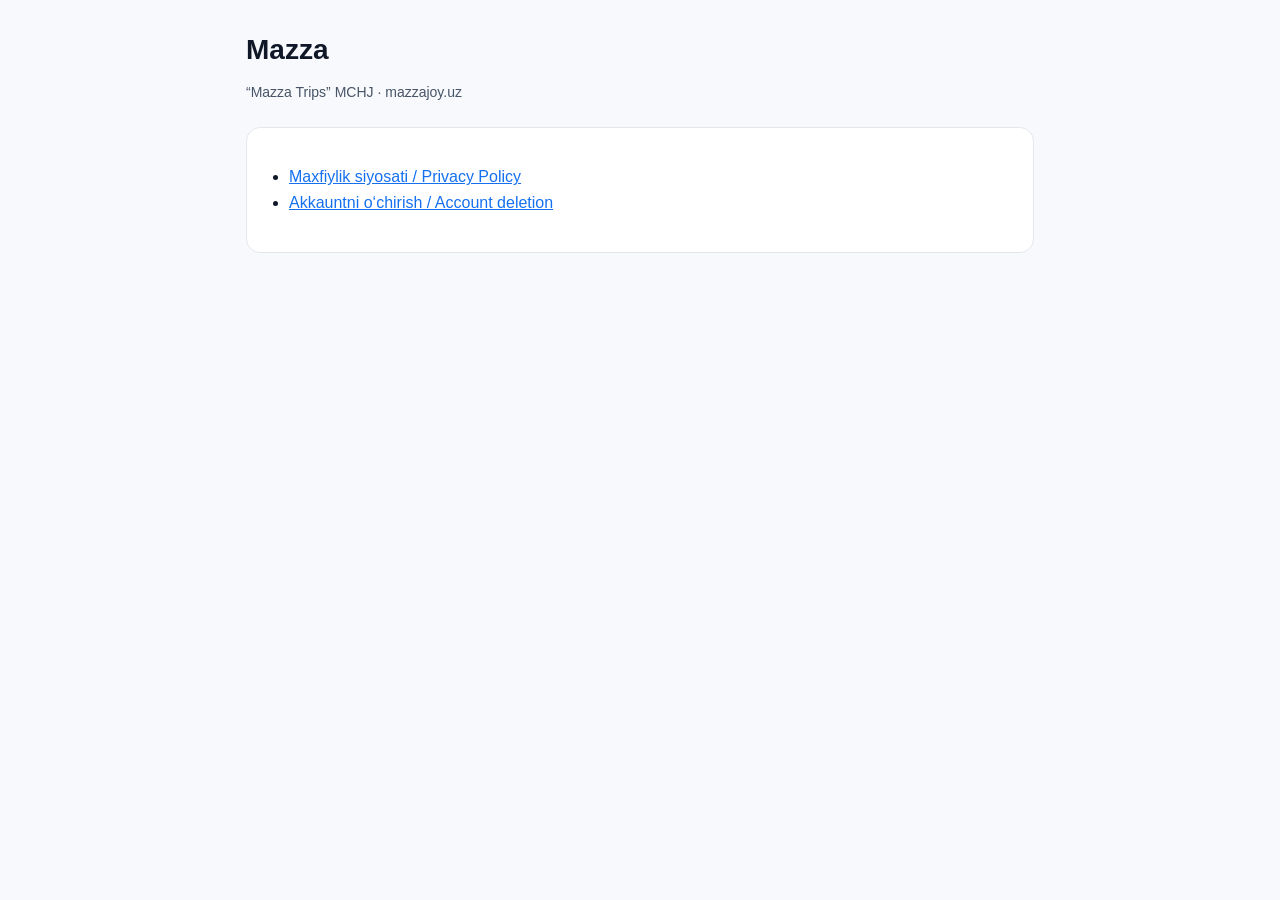
<file: index.html>
<!doctype html><html lang="uz"><head><meta charset="utf-8"><meta name="viewport" content="width=device-width,initial-scale=1"><title>Mazza — huquqiy hujjatlar</title><link rel="stylesheet" href="style.css"></head>
<body><main><h1>Mazza</h1><p class="meta">“Mazza Trips” MCHJ · mazzajoy.uz</p>
<div class="card"><ul><li><a href="privacy.html">Maxfiylik siyosati / Privacy Policy</a></li><li><a href="delete-account.html">Akkauntni o‘chirish / Account deletion</a></li></ul></div></main></body></html>
</file>
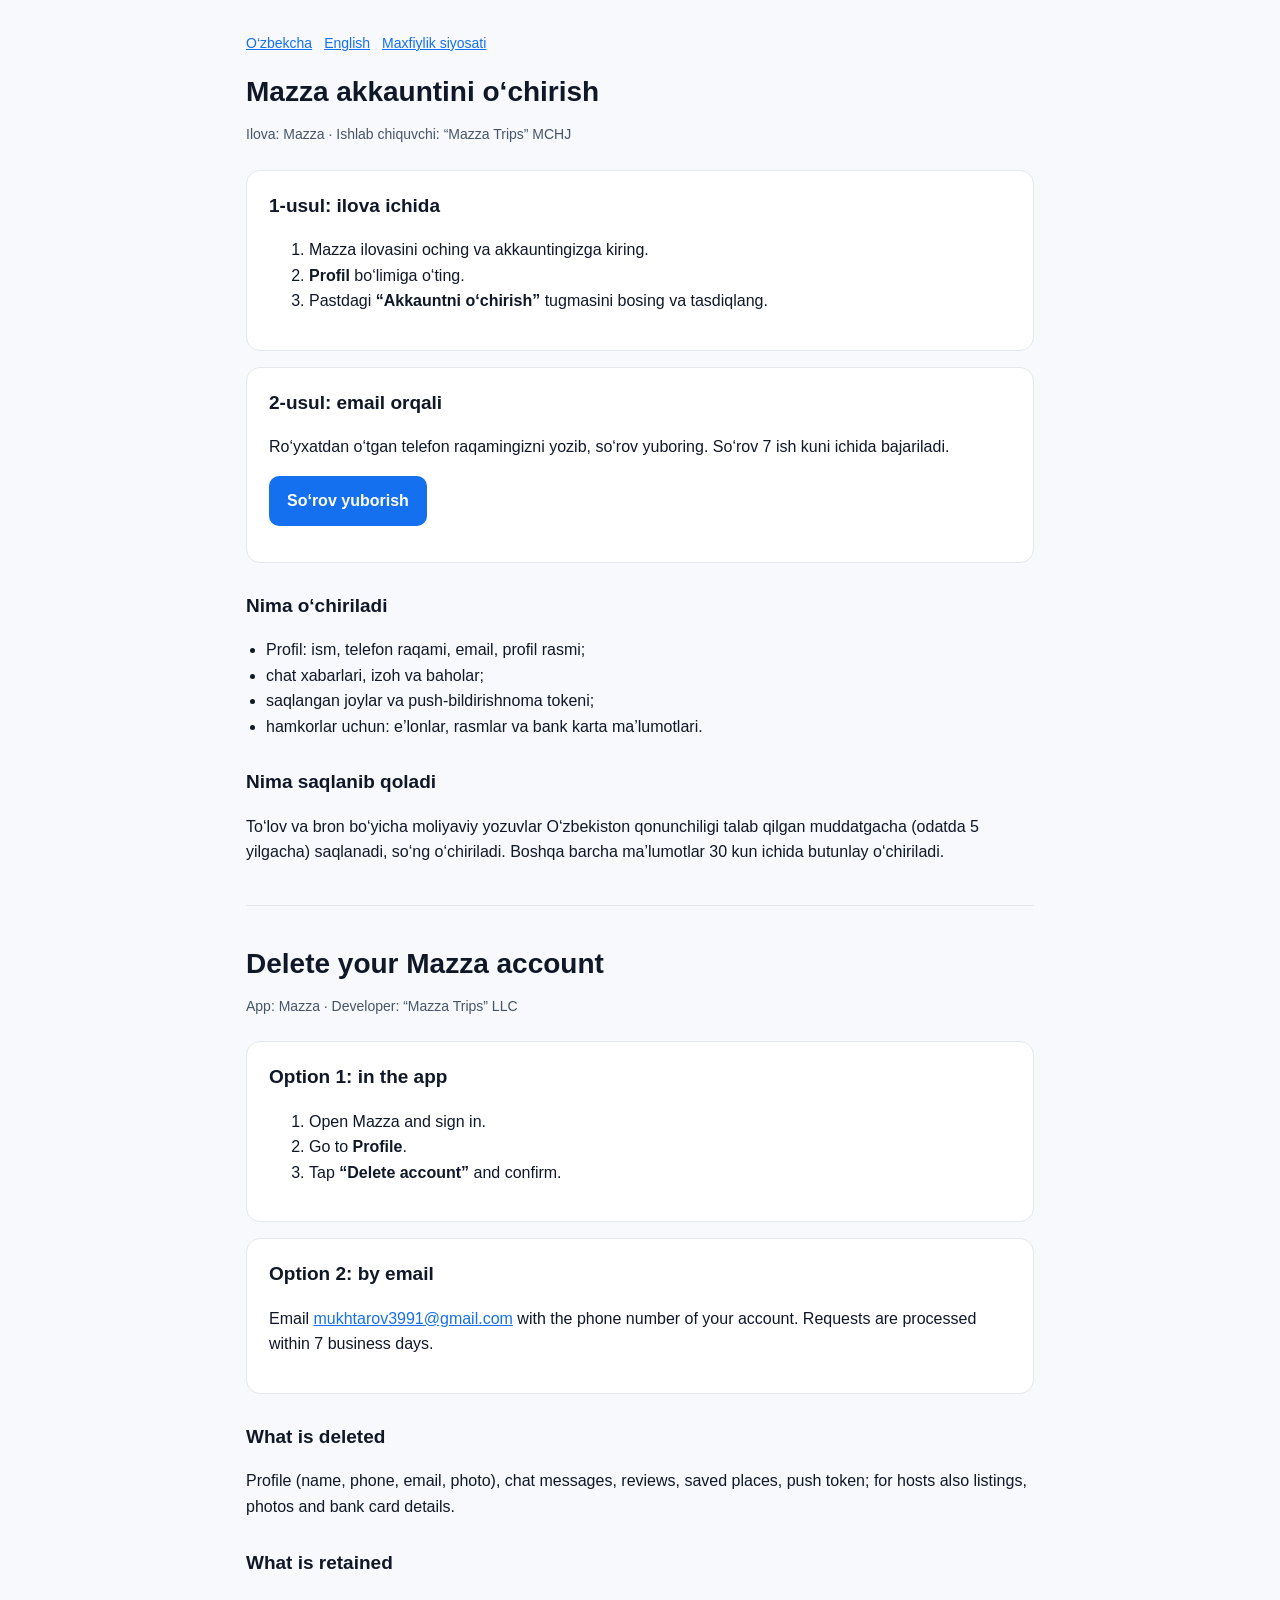
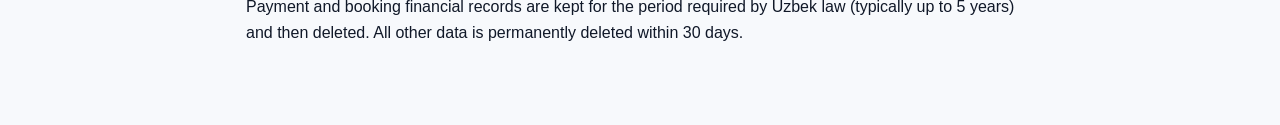
<file: delete-account.html>
<!doctype html><html lang="uz"><head><meta charset="utf-8"><meta name="viewport" content="width=device-width,initial-scale=1"><title>Mazza — Akkauntni o‘chirish</title><link rel="stylesheet" href="style.css"></head>
<body><main>
<nav><a href="#uz">O‘zbekcha</a><a href="#en">English</a><a href="privacy.html">Maxfiylik siyosati</a></nav>
<section id="uz">
<h1>Mazza akkauntini o‘chirish</h1>
<p class="meta">Ilova: Mazza · Ishlab chiquvchi: “Mazza Trips” MCHJ</p>
<div class="card"><h2 style="margin-top:0">1-usul: ilova ichida</h2>
<ol><li>Mazza ilovasini oching va akkauntingizga kiring.</li><li><b>Profil</b> bo‘limiga o‘ting.</li><li>Pastdagi <b>“Akkauntni o‘chirish”</b> tugmasini bosing va tasdiqlang.</li></ol></div>
<div class="card"><h2 style="margin-top:0">2-usul: email orqali</h2>
<p>Ro‘yxatdan o‘tgan telefon raqamingizni yozib, so‘rov yuboring. So‘rov 7 ish kuni ichida bajariladi.</p>
<p><a class="btn" href="mailto:mukhtarov3991@gmail.com?subject=Mazza%3A%20akkauntni%20o%E2%80%98chirish%20so%E2%80%98rovi&body=Telefon%20raqamim%3A%20">So‘rov yuborish</a></p></div>
<h2>Nima o‘chiriladi</h2>
<ul><li>Profil: ism, telefon raqami, email, profil rasmi;</li><li>chat xabarlari, izoh va baholar;</li><li>saqlangan joylar va push-bildirishnoma tokeni;</li><li>hamkorlar uchun: e’lonlar, rasmlar va bank karta ma’lumotlari.</li></ul>
<h2>Nima saqlanib qoladi</h2>
<p>To‘lov va bron bo‘yicha moliyaviy yozuvlar O‘zbekiston qonunchiligi talab qilgan muddatgacha (odatda 5 yilgacha) saqlanadi, so‘ng o‘chiriladi. Boshqa barcha ma’lumotlar 30 kun ichida butunlay o‘chiriladi.</p>
</section>
<hr>
<section id="en">
<h1>Delete your Mazza account</h1>
<p class="meta">App: Mazza · Developer: “Mazza Trips” LLC</p>
<div class="card"><h2 style="margin-top:0">Option 1: in the app</h2><ol><li>Open Mazza and sign in.</li><li>Go to <b>Profile</b>.</li><li>Tap <b>“Delete account”</b> and confirm.</li></ol></div>
<div class="card"><h2 style="margin-top:0">Option 2: by email</h2><p>Email <a href="mailto:mukhtarov3991@gmail.com?subject=Mazza%20account%20deletion%20request">mukhtarov3991@gmail.com</a> with the phone number of your account. Requests are processed within 7 business days.</p></div>
<h2>What is deleted</h2><p>Profile (name, phone, email, photo), chat messages, reviews, saved places, push token; for hosts also listings, photos and bank card details.</p>
<h2>What is retained</h2><p>Payment and booking financial records are kept for the period required by Uzbek law (typically up to 5 years) and then deleted. All other data is permanently deleted within 30 days.</p>
</section></main></body></html>
</file>
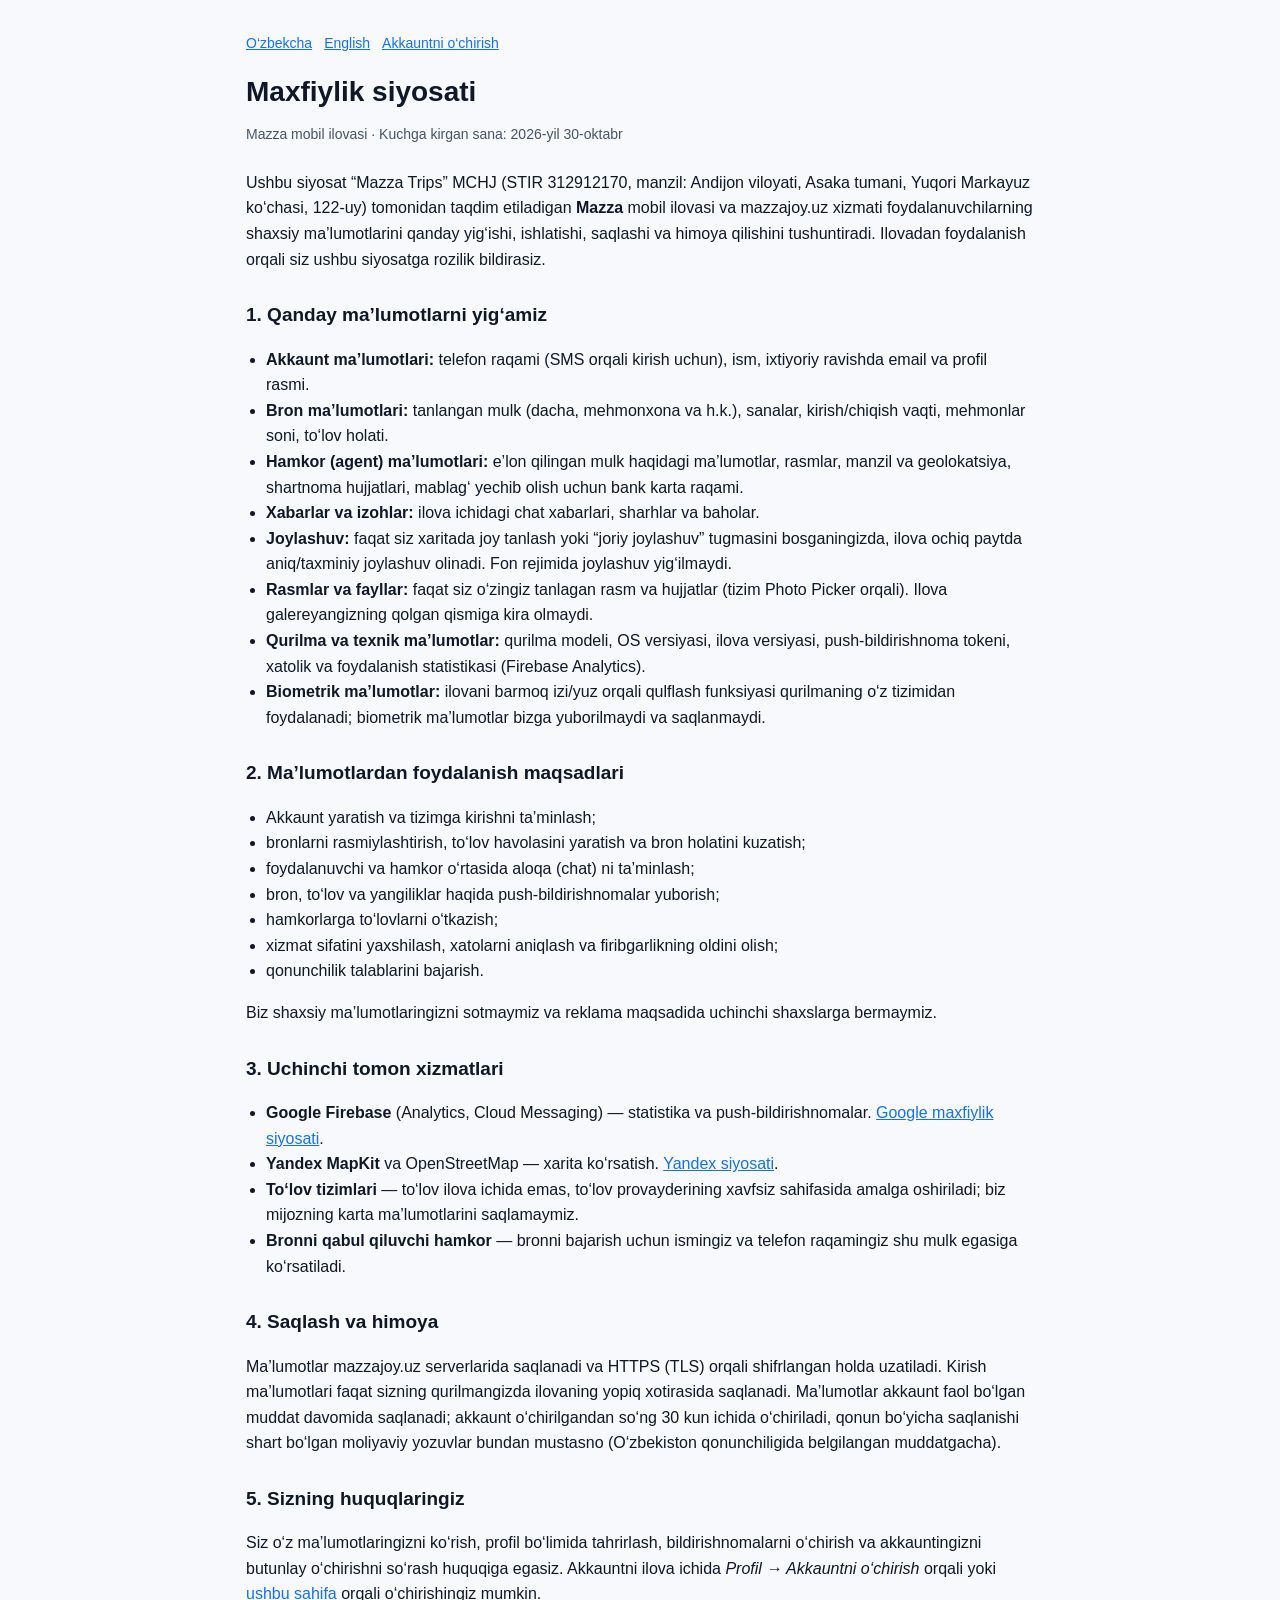
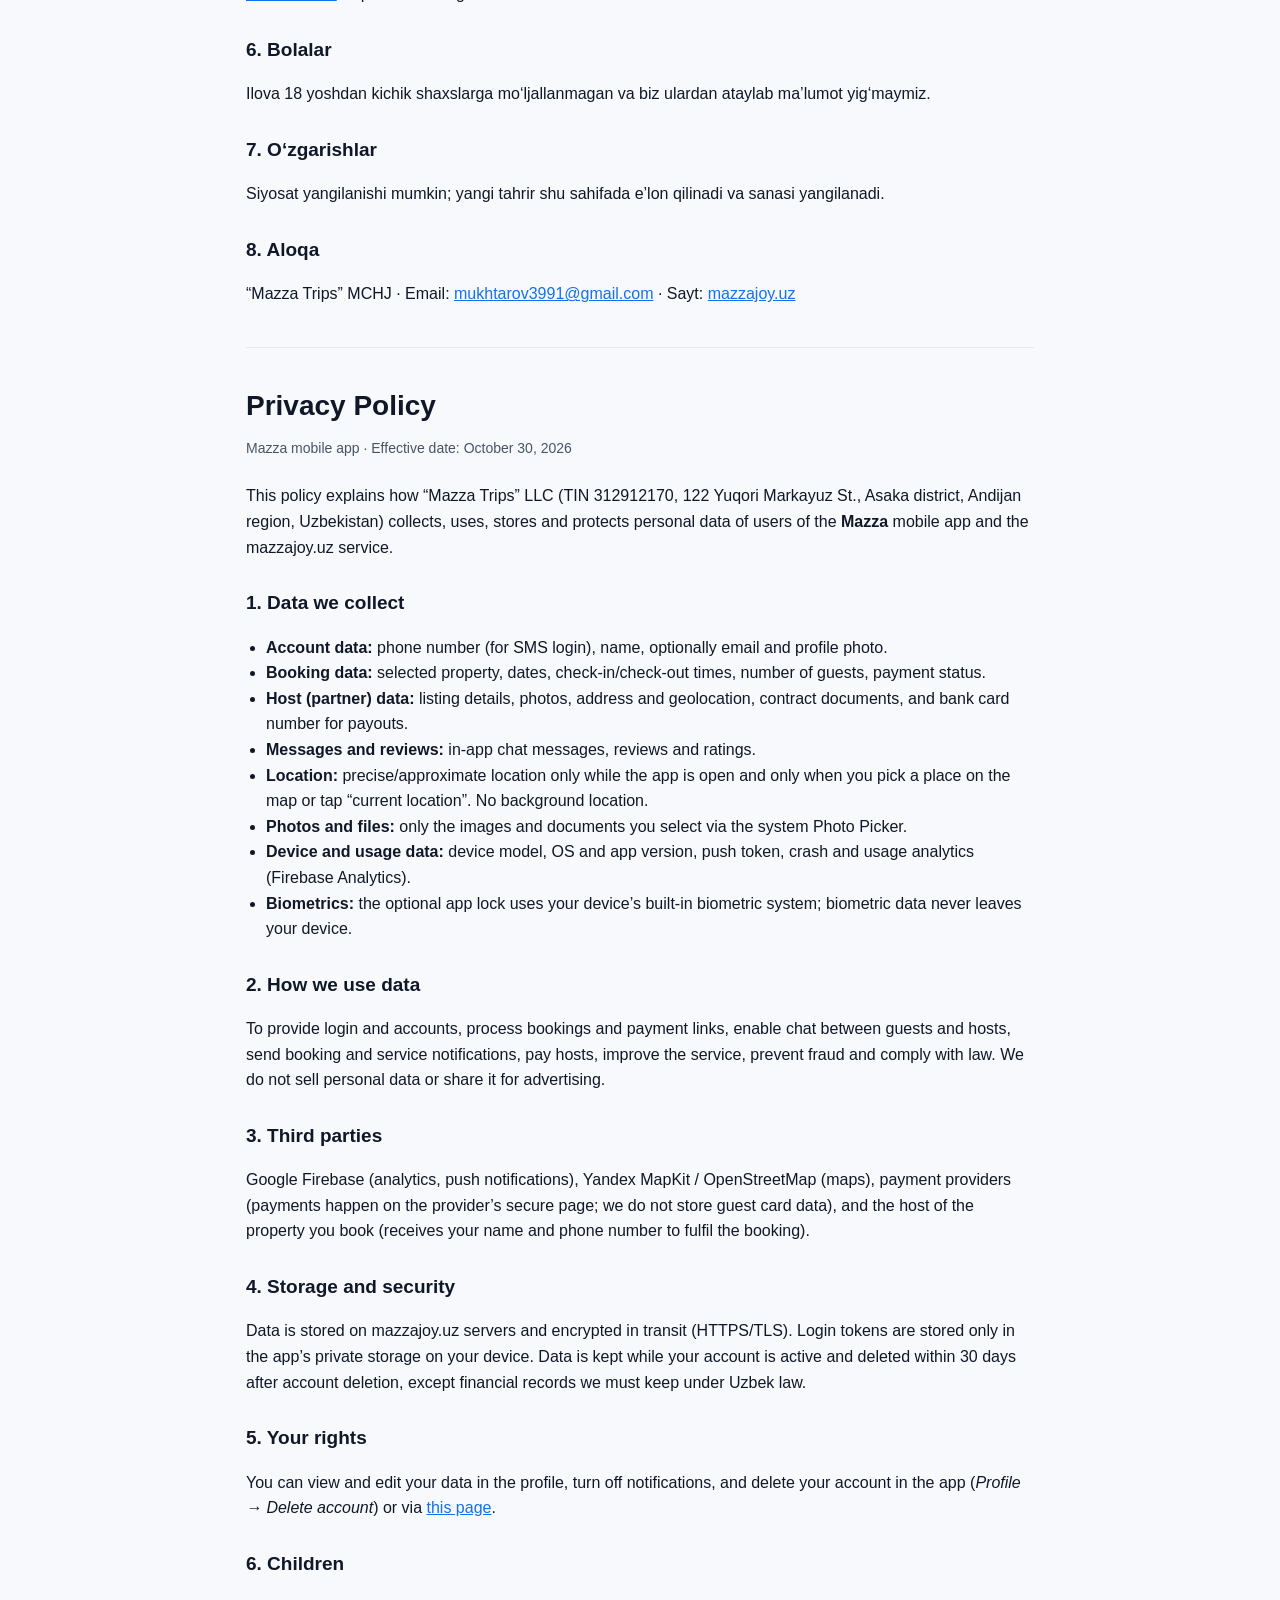
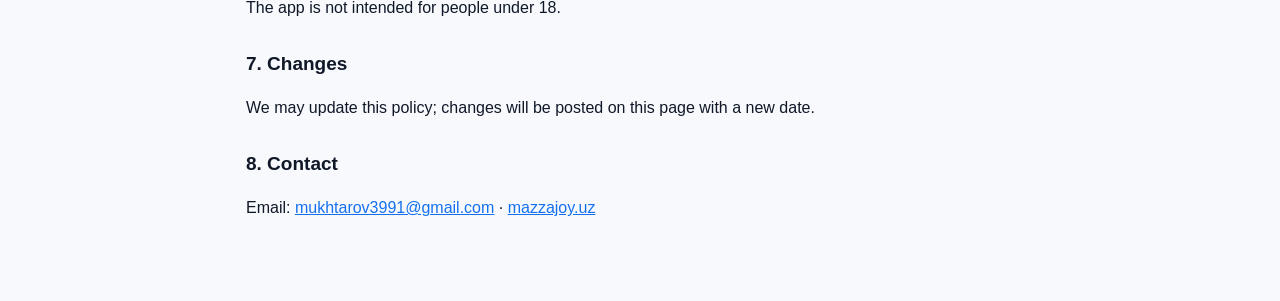
<file: privacy.html>
<!doctype html><html lang="uz"><head><meta charset="utf-8"><meta name="viewport" content="width=device-width,initial-scale=1"><title>Mazza — Maxfiylik siyosati</title><link rel="stylesheet" href="style.css"></head>
<body><main>
<nav><a href="#uz">O‘zbekcha</a><a href="#en">English</a><a href="delete-account.html">Akkauntni o‘chirish</a></nav>

<section id="uz">
<h1>Maxfiylik siyosati</h1>
<p class="meta">Mazza mobil ilovasi · Kuchga kirgan sana: 2026-yil 30-oktabr</p>
<p>Ushbu siyosat “Mazza Trips” MCHJ (STIR 312912170, manzil: Andijon viloyati, Asaka tumani, Yuqori Markayuz ko‘chasi, 122-uy) tomonidan taqdim etiladigan <b>Mazza</b> mobil ilovasi va mazzajoy.uz xizmati foydalanuvchilarning shaxsiy ma’lumotlarini qanday yig‘ishi, ishlatishi, saqlashi va himoya qilishini tushuntiradi. Ilovadan foydalanish orqali siz ushbu siyosatga rozilik bildirasiz.</p>

<h2>1. Qanday ma’lumotlarni yig‘amiz</h2>
<ul>
<li><b>Akkaunt ma’lumotlari:</b> telefon raqami (SMS orqali kirish uchun), ism, ixtiyoriy ravishda email va profil rasmi.</li>
<li><b>Bron ma’lumotlari:</b> tanlangan mulk (dacha, mehmonxona va h.k.), sanalar, kirish/chiqish vaqti, mehmonlar soni, to‘lov holati.</li>
<li><b>Hamkor (agent) ma’lumotlari:</b> e’lon qilingan mulk haqidagi ma’lumotlar, rasmlar, manzil va geolokatsiya, shartnoma hujjatlari, mablag‘ yechib olish uchun bank karta raqami.</li>
<li><b>Xabarlar va izohlar:</b> ilova ichidagi chat xabarlari, sharhlar va baholar.</li>
<li><b>Joylashuv:</b> faqat siz xaritada joy tanlash yoki “joriy joylashuv” tugmasini bosganingizda, ilova ochiq paytda aniq/taxminiy joylashuv olinadi. Fon rejimida joylashuv yig‘ilmaydi.</li>
<li><b>Rasmlar va fayllar:</b> faqat siz o‘zingiz tanlagan rasm va hujjatlar (tizim Photo Picker orqali). Ilova galereyangizning qolgan qismiga kira olmaydi.</li>
<li><b>Qurilma va texnik ma’lumotlar:</b> qurilma modeli, OS versiyasi, ilova versiyasi, push-bildirishnoma tokeni, xatolik va foydalanish statistikasi (Firebase Analytics).</li>
<li><b>Biometrik ma’lumotlar:</b> ilovani barmoq izi/yuz orqali qulflash funksiyasi qurilmaning o‘z tizimidan foydalanadi; biometrik ma’lumotlar bizga yuborilmaydi va saqlanmaydi.</li>
</ul>

<h2>2. Ma’lumotlardan foydalanish maqsadlari</h2>
<ul><li>Akkaunt yaratish va tizimga kirishni ta’minlash;</li><li>bronlarni rasmiylashtirish, to‘lov havolasini yaratish va bron holatini kuzatish;</li><li>foydalanuvchi va hamkor o‘rtasida aloqa (chat) ni ta’minlash;</li><li>bron, to‘lov va yangiliklar haqida push-bildirishnomalar yuborish;</li><li>hamkorlarga to‘lovlarni o‘tkazish;</li><li>xizmat sifatini yaxshilash, xatolarni aniqlash va firibgarlikning oldini olish;</li><li>qonunchilik talablarini bajarish.</li></ul>
<p>Biz shaxsiy ma’lumotlaringizni sotmaymiz va reklama maqsadida uchinchi shaxslarga bermaymiz.</p>

<h2>3. Uchinchi tomon xizmatlari</h2>
<ul>
<li><b>Google Firebase</b> (Analytics, Cloud Messaging) — statistika va push-bildirishnomalar. <a href="https://policies.google.com/privacy">Google maxfiylik siyosati</a>.</li>
<li><b>Yandex MapKit</b> va OpenStreetMap — xarita ko‘rsatish. <a href="https://yandex.com/legal/confidential/">Yandex siyosati</a>.</li>
<li><b>To‘lov tizimlari</b> — to‘lov ilova ichida emas, to‘lov provayderining xavfsiz sahifasida amalga oshiriladi; biz mijozning karta ma’lumotlarini saqlamaymiz.</li>
<li><b>Bronni qabul qiluvchi hamkor</b> — bronni bajarish uchun ismingiz va telefon raqamingiz shu mulk egasiga ko‘rsatiladi.</li>
</ul>

<h2>4. Saqlash va himoya</h2>
<p>Ma’lumotlar mazzajoy.uz serverlarida saqlanadi va HTTPS (TLS) orqali shifrlangan holda uzatiladi. Kirish ma’lumotlari faqat sizning qurilmangizda ilovaning yopiq xotirasida saqlanadi. Ma’lumotlar akkaunt faol bo‘lgan muddat davomida saqlanadi; akkaunt o‘chirilgandan so‘ng 30 kun ichida o‘chiriladi, qonun bo‘yicha saqlanishi shart bo‘lgan moliyaviy yozuvlar bundan mustasno (O‘zbekiston qonunchiligida belgilangan muddatgacha).</p>

<h2>5. Sizning huquqlaringiz</h2>
<p>Siz o‘z ma’lumotlaringizni ko‘rish, profil bo‘limida tahrirlash, bildirishnomalarni o‘chirish va akkauntingizni butunlay o‘chirishni so‘rash huquqiga egasiz. Akkauntni ilova ichida <i>Profil → Akkauntni o‘chirish</i> orqali yoki <a href="delete-account.html">ushbu sahifa</a> orqali o‘chirishingiz mumkin.</p>

<h2>6. Bolalar</h2>
<p>Ilova 18 yoshdan kichik shaxslarga mo‘ljallanmagan va biz ulardan ataylab ma’lumot yig‘maymiz.</p>

<h2>7. O‘zgarishlar</h2>
<p>Siyosat yangilanishi mumkin; yangi tahrir shu sahifada e’lon qilinadi va sanasi yangilanadi.</p>

<h2>8. Aloqa</h2>
<p>“Mazza Trips” MCHJ · Email: <a href="mailto:mukhtarov3991@gmail.com">mukhtarov3991@gmail.com</a> · Sayt: <a href="https://mazzajoy.uz">mazzajoy.uz</a></p>
</section>

<hr>

<section id="en">
<h1>Privacy Policy</h1>
<p class="meta">Mazza mobile app · Effective date: October 30, 2026</p>
<p>This policy explains how “Mazza Trips” LLC (TIN 312912170, 122 Yuqori Markayuz St., Asaka district, Andijan region, Uzbekistan) collects, uses, stores and protects personal data of users of the <b>Mazza</b> mobile app and the mazzajoy.uz service.</p>
<h2>1. Data we collect</h2>
<ul>
<li><b>Account data:</b> phone number (for SMS login), name, optionally email and profile photo.</li>
<li><b>Booking data:</b> selected property, dates, check-in/check-out times, number of guests, payment status.</li>
<li><b>Host (partner) data:</b> listing details, photos, address and geolocation, contract documents, and bank card number for payouts.</li>
<li><b>Messages and reviews:</b> in-app chat messages, reviews and ratings.</li>
<li><b>Location:</b> precise/approximate location only while the app is open and only when you pick a place on the map or tap “current location”. No background location.</li>
<li><b>Photos and files:</b> only the images and documents you select via the system Photo Picker.</li>
<li><b>Device and usage data:</b> device model, OS and app version, push token, crash and usage analytics (Firebase Analytics).</li>
<li><b>Biometrics:</b> the optional app lock uses your device’s built-in biometric system; biometric data never leaves your device.</li>
</ul>
<h2>2. How we use data</h2>
<p>To provide login and accounts, process bookings and payment links, enable chat between guests and hosts, send booking and service notifications, pay hosts, improve the service, prevent fraud and comply with law. We do not sell personal data or share it for advertising.</p>
<h2>3. Third parties</h2>
<p>Google Firebase (analytics, push notifications), Yandex MapKit / OpenStreetMap (maps), payment providers (payments happen on the provider’s secure page; we do not store guest card data), and the host of the property you book (receives your name and phone number to fulfil the booking).</p>
<h2>4. Storage and security</h2>
<p>Data is stored on mazzajoy.uz servers and encrypted in transit (HTTPS/TLS). Login tokens are stored only in the app’s private storage on your device. Data is kept while your account is active and deleted within 30 days after account deletion, except financial records we must keep under Uzbek law.</p>
<h2>5. Your rights</h2>
<p>You can view and edit your data in the profile, turn off notifications, and delete your account in the app (<i>Profile → Delete account</i>) or via <a href="delete-account.html">this page</a>.</p>
<h2>6. Children</h2><p>The app is not intended for people under 18.</p>
<h2>7. Changes</h2><p>We may update this policy; changes will be posted on this page with a new date.</p>
<h2>8. Contact</h2><p>Email: <a href="mailto:mukhtarov3991@gmail.com">mukhtarov3991@gmail.com</a> · <a href="https://mazzajoy.uz">mazzajoy.uz</a></p>
</section>
</main></body></html>
</file>
<file: style.css>
:root{--bg:#f7f9fc;--fg:#101828;--muted:#475467;--card:#fff;--line:#e4e7ec;--accent:#1570ef}
@media (prefers-color-scheme:dark){:root{--bg:#0c111d;--fg:#f5f5f6;--muted:#a4a7ae;--card:#161b26;--line:#1f242f;--accent:#53b1fd}}
*{box-sizing:border-box}body{margin:0;background:var(--bg);color:var(--fg);font:16px/1.6 -apple-system,BlinkMacSystemFont,"Segoe UI",Roboto,sans-serif}
main{max-width:820px;margin:0 auto;padding:32px 16px 64px}h1{font-size:28px;line-height:1.25;margin:0 0 4px}h2{font-size:19px;margin:28px 0 8px}
.meta{color:var(--muted);font-size:14px;margin-bottom:24px}.card{background:var(--card);border:1px solid var(--line);border-radius:14px;padding:20px 22px;margin:16px 0}
a{color:var(--accent)}ul{padding-left:20px}nav{display:flex;gap:12px;flex-wrap:wrap;margin-bottom:20px;font-size:14px}hr{border:0;border-top:1px solid var(--line);margin:40px 0}
.btn{display:inline-block;background:var(--accent);color:#fff;text-decoration:none;padding:12px 18px;border-radius:10px;font-weight:600}
</file>
